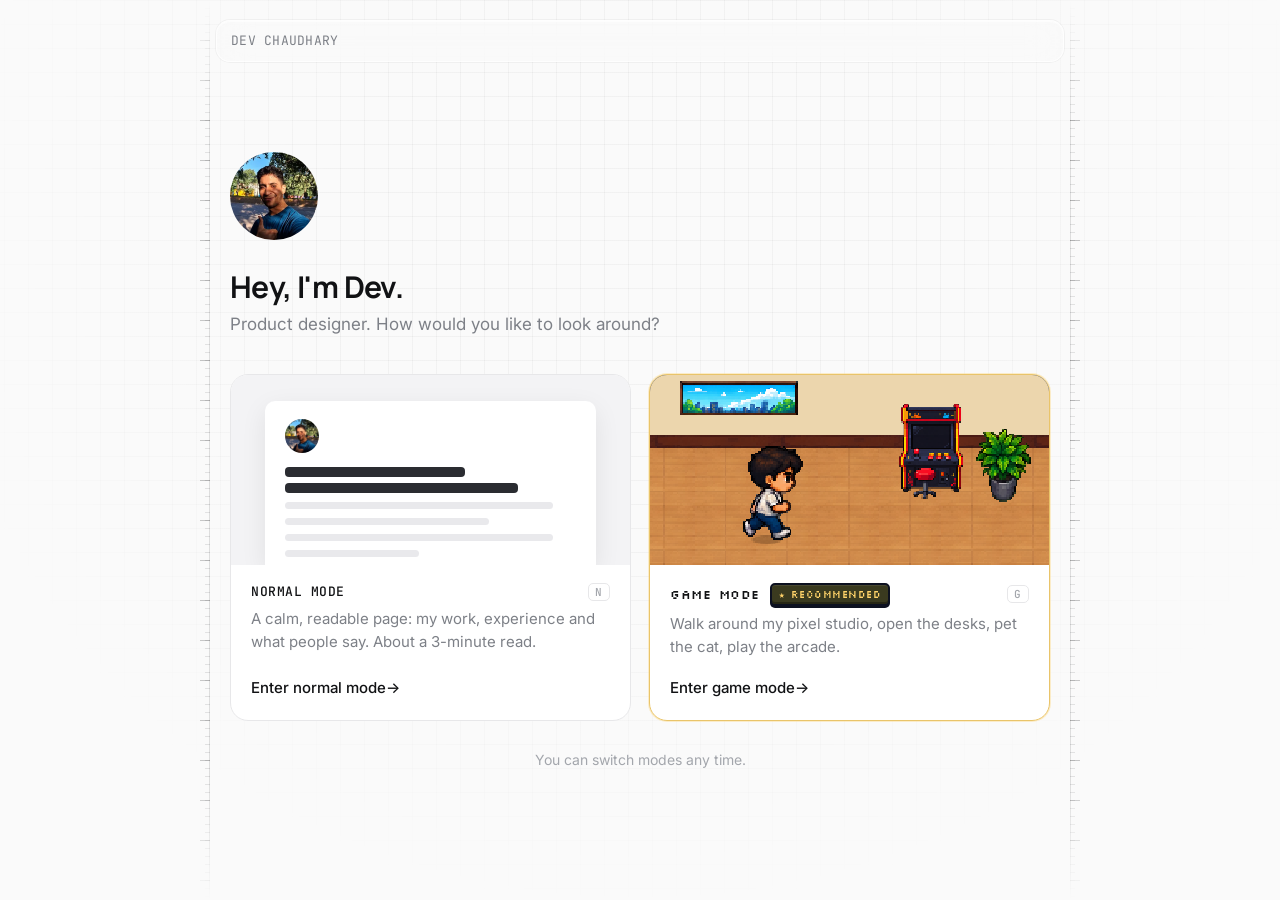
<file: index.html>
<!doctype html>
<html lang="en">
<head>
  <meta charset="utf-8">
  <meta name="viewport" content="width=device-width, initial-scale=1, viewport-fit=cover">
  <title>Dev Chaudhary</title>
  <meta name="description" content="Dev Chaudhary, product designer. Read the portfolio, or walk around my pixel studio.">
  <link rel="icon" href="favicon.ico" sizes="any">
  <link rel="icon" type="image/png" sizes="32x32" href="assets/favicon/favicon-32.png">
  <link rel="apple-touch-icon" href="assets/favicon/apple-touch-icon.png">
  <meta name="theme-color" content="#fafafa">
  <link rel="preconnect" href="https://fonts.googleapis.com">
  <link rel="preconnect" href="https://fonts.gstatic.com" crossorigin>
  <link href="https://fonts.googleapis.com/css2?family=Inter:wght@400;500&family=JetBrains+Mono:wght@500&family=Manrope:wght@600;700&family=Silkscreen&display=swap" rel="stylesheet">
  <link rel="stylesheet" href="css/normal.css">
  <style>
    /* normal.css is dark; the landing page stays light */
    :root {
      color-scheme: light;
      --bg: #fafafa; --surface: #ffffff; --placeholder: #e9e9ec; --ink: #111214; --text: #3d3f44;
      --muted: #7d8087; --faint: #a3a6ac; --line: #e7e7e9; --label: #8a8c91; --accent: #111214;
      --rule: rgba(17, 18, 20, .12); --tick: rgba(17, 18, 20, .22); --tick-soft: rgba(17, 18, 20, .10); --grid: rgba(17, 18, 20, .035);
    }
    .top { background: rgba(250, 250, 250, .55); border-color: rgba(255, 255, 255, .7); box-shadow: 0 1px 0 rgba(255,255,255,.6) inset, 0 0 0 1px rgba(17,18,20,.04); }
    /* faint grid behind the landing page */
    body::before {
      content: ''; position: fixed; inset: 0; z-index: -1; pointer-events: none;
      background-image: linear-gradient(var(--grid) 1px, transparent 1px), linear-gradient(90deg, var(--grid) 1px, transparent 1px);
      background-size: 24px 24px; background-position: center top;
      -webkit-mask-image: radial-gradient(ellipse 70% 90% at 50% 30%, #000 35%, transparent 80%);
      mask-image: radial-gradient(ellipse 70% 90% at 50% 30%, #000 35%, transparent 80%);
    }
    .choose { min-height: 100vh; min-height: 100dvh; display: flex; flex-direction: column; }
    .choose .page { flex: 1; display: flex; flex-direction: column; width: 100%; max-width: 860px; }
    .welcome { margin: auto 0; padding: 48px 0 24px; }
    .welcome .avatar { width: 88px; height: 88px; border-radius: 50%; }
    .welcome h1 { font-family: var(--head); font-weight: 700; font-size: 30px; letter-spacing: -.02em; color: var(--ink); margin: 28px 0 6px; line-height: 1.25; }
    .welcome .sub { color: var(--muted); margin: 0 0 36px; font-size: 17px; }
    .modes-grid { display: grid; grid-template-columns: 1fr 1fr; gap: 18px; }
    .mode {
      display: flex; flex-direction: column; text-decoration: none; border-radius: 18px; overflow: hidden;
      border: 1px solid var(--line); background: var(--surface); transition: transform .25s ease, box-shadow .25s ease, border-color .25s;
    }
    .mode:hover, .mode:focus-visible { transform: translateY(-3px); box-shadow: 0 18px 40px rgba(17,18,20,.10); border-color: #d8d9dc; outline: none; }
    .mode .art { height: 190px; position: relative; overflow: hidden; }
    .mode .info { padding: 18px 20px 20px; display: flex; flex-direction: column; gap: 6px; flex: 1; }
    .mode h2 { margin: 0; font: 500 13px var(--mono); letter-spacing: .04em; color: var(--ink); display: flex; justify-content: space-between; align-items: center; }
    .mode h2 kbd { font: 500 11px var(--mono); color: var(--faint); border: 1px solid var(--line); border-radius: 5px; padding: 1px 6px; }
    .mode p { margin: 0; color: var(--muted); font-size: 15px; }
    .mode .go { margin-top: auto; padding-top: 12px; color: var(--ink); font-size: 15px; font-weight: 500; }
    .mode .go::after { content: ' →'; display: inline-block; transition: transform .2s; }
    .mode:hover .go::after { transform: translateX(4px); }

    /* normal mode preview: a tiny calm page */
    .art.calm { background: #f3f3f5; padding: 26px 34px 0; }
    .mini { background: #fff; border-radius: 10px 10px 0 0; height: 100%; padding: 18px 20px; box-shadow: 0 8px 26px rgba(17,18,20,.08); }
    .mini img { width: 34px; height: 34px; border-radius: 50%; object-fit: cover; object-position: 50% 42%; }
    .mini i { display: block; height: 7px; border-radius: 4px; background: #e9e9ec; margin-top: 9px; }
    .mini i.h { height: 10px; width: 62%; background: #2a2c31; margin-top: 14px; }
    .mini i.h2 { height: 10px; width: 80%; background: #2a2c31; margin-top: 6px; }
    .mini i.w9 { width: 92%; } .mini i.w7 { width: 70%; } .mini i.w5 { width: 46%; }

    /* game mode preview: the pixel studio */
    .art.game { background: #161b2e; }
    .art.game canvas { width: 100%; height: 100%; image-rendering: pixelated; display: block; }
    .mode.gamecard h2 { font-family: 'Silkscreen', var(--mono); }
    /* "Recommended" tag in the game's pixel style (gold on navy, chunky shadow) */
    .mode h2 .title { display: inline-flex; align-items: center; gap: 10px; flex-wrap: wrap; }
    .rec {
      display: inline-block; font: 400 10px 'Silkscreen', var(--mono); letter-spacing: .5px; color: #ffd36a;
      background: #3a3a1f; border: 2px solid #0d1120; border-radius: 5px; padding: 3px 7px;
      box-shadow: inset 0 -2px 0 rgba(0,0,0,.35), inset 0 1px 0 rgba(255,255,255,.08), 0 2px 0 #0d1120;
      animation: rec-bob 2.4s ease-in-out infinite;
    }
    @keyframes rec-bob { 50% { transform: translateY(-2px); } }
    @media (prefers-reduced-motion: reduce) { .rec { animation: none; } }
    .mode.gamecard { border-color: #e9c46a; box-shadow: 0 0 0 1px #ffd36a55; }

    .note { text-align: center; color: var(--faint); font-size: 14px; margin: 28px 0 0; }
    @media (max-width: 640px) {
      .modes-grid { grid-template-columns: 1fr; }
      .welcome { padding-top: 36px; }
      .welcome h1 { font-size: 24px; }
      .mode .art { height: 150px; }
      .mode h2 kbd { display: none; }
    }
  </style>
</head>
<body class="choose">
  <div class="page">
    <header class="top">
      <span class="brand">DEV CHAUDHARY</span>
    </header>

    <main class="welcome">
      <img class="avatar reveal in" src="assets/media/dev-avatar.webp" alt="Dev Chaudhary" width="88" height="88">
      <h1>Hey, I'm Dev.</h1>
      <p class="sub">Product designer. How would you like to look around?</p>

      <div class="modes-grid">
        <a class="mode" href="normal.html" id="go-normal">
          <div class="art calm" aria-hidden="true">
            <div class="mini">
              <img src="assets/media/dev-avatar.webp" alt="">
              <i class="h"></i><i class="h2"></i>
              <i class="w9"></i><i class="w7"></i><i class="w9"></i><i class="w5"></i>
            </div>
          </div>
          <div class="info">
            <h2>NORMAL MODE <kbd>N</kbd></h2>
            <p>A calm, readable page: my work, experience and what people say. About a 3-minute read.</p>
            <span class="go">Enter normal mode</span>
          </div>
        </a>

        <a class="mode gamecard" href="game.html" id="go-game">
          <div class="art game"><canvas id="preview" width="240" height="120" aria-hidden="true"></canvas></div>
          <div class="info">
            <h2><span class="title">GAME MODE <span class="rec">★ Recommended</span></span> <kbd>G</kbd></h2>
            <p>Walk around my pixel studio, open the desks, pet the cat, play the arcade.</p>
            <span class="go">Enter game mode</span>
          </div>
        </a>
      </div>
      <p class="note">You can switch modes any time.</p>
    </main>
  </div>

  <script src="assets/sprites.js"></script>
  <script>
    // keyboard shortcuts: N = normal, G = game
    addEventListener('keydown', e => {
      if (e.metaKey || e.ctrlKey || e.altKey) return;
      const k = e.key.toLowerCase();
      if (k === 'n') location.href = 'normal.html';
      if (k === 'g') location.href = 'game.html';
    });

    // game card preview: the hero walking back and forth across the studio floor
    (() => {
      const S = window.SPRITES, cvs = document.getElementById('preview');
      if (!S || !cvs) return;
      const ctx = cvs.getContext('2d'), W = cvs.width, H = cvs.height;
      const sheet = new Image();
      sheet.src = 'assets/sprites.png';
      const still = matchMedia('(prefers-reduced-motion: reduce)').matches;
      const draw = (name, x, y, sc) => { const s = S[name]; if (s) ctx.drawImage(sheet, s.x, s.y, s.w, s.h, x, y, s.w * sc, s.h * sc); };
      let x = 40, dir = 1, t = 0, last = performance.now();
      function frame(now) {
        const dt = Math.min(0.05, (now - last) / 1000); last = now; t += dt;
        ctx.imageSmoothingEnabled = false;
        // wall + baseboard + plank floor, all from the studio tileset
        ctx.fillStyle = '#ecd6ad'; ctx.fillRect(0, 0, W, 44);
        for (let bx = 0; bx < W; bx += S.baseboard.w * 0.5) draw('baseboard', bx, 38, 0.5);
        for (let fy = 46; fy < H; fy += S.floor.h * 0.5) for (let fx = -10; fx < W; fx += S.floor.w * 0.5) draw('floor', fx, fy, 0.5);
        draw('window_wide', 18, 4, 0.22);
        draw('plant_a', 196, 34, 0.4);
        draw('arcade', 150, 18, 0.32);
        if (!still) { x += dir * 26 * dt; if (x > 132) dir = -1; if (x < 20) dir = 1; }
        const f = still ? 'hero_idle_down' : `hero_walk_${dir > 0 ? 'right' : 'left'}_${1 + Math.floor(t * 8) % 4}`;
        const s = S[f], sc = 0.42;
        ctx.fillStyle = 'rgba(30,15,5,.25)'; ctx.beginPath(); ctx.ellipse(x, 104, 9, 3, 0, 0, 7); ctx.fill();
        draw(f, Math.round(x - s.ax * sc), Math.round(104 - s.ay * sc), sc);
        if (!still) requestAnimationFrame(frame);
      }
      sheet.onload = () => requestAnimationFrame(frame);
    })();
  </script>
</body>
</html>
</file>
<file: css/normal.css>
/* Normal mode: a calm, single-column portfolio page. Dark only.
   The landing page shares this file and sets its own light tokens in index.html. */
:root {
  color-scheme: dark;
  --bg: #090909;
  --surface: #131315;
  --placeholder: #1a1a1d;              /* behind images and videos while they load */
  --ink: #f2f2f3;
  --text: #b6b8be;
  --muted: #8d9097;
  --faint: #797c84;
  --line: #242428;
  --label: #8d9097;
  --accent: #f2f2f3;
  --head: 'Manrope', 'Inter', system-ui, sans-serif;
  --pixel-head: 'Pixelify Sans', 'Silkscreen', monospace; /* the game's heading font */
  --body: 'Inter', system-ui, -apple-system, 'Segoe UI', sans-serif;
  --mono: 'JetBrains Mono', ui-monospace, 'SFMono-Regular', Menlo, monospace;
  --radius: 14px;
  --rule: rgba(255, 255, 255, .10);       /* ruler + guide lines */
  --tick: rgba(255, 255, 255, .20);
  --tick-soft: rgba(255, 255, 255, .09);
}

* { box-sizing: border-box; }
html { -webkit-text-size-adjust: 100%; scroll-behavior: smooth; }
body {
  margin: 0; background: var(--bg); color: var(--text);
  overflow-x: clip; /* 100vw strips include the scrollbar; don't let them scroll sideways */
  font-family: var(--body); font-size: 16px; line-height: 1.55;
  -webkit-font-smoothing: antialiased;
}
img, video { display: block; max-width: 100%; }
a { color: inherit; }
::selection { background: #ffe58a; color: #111214; }

.page { max-width: 680px; margin: 0 auto; padding: 20px 20px 64px; position: relative; }

/* ── design canvas: rulers framing the column (desktop) ── */
.page::before, .page::after {
  content: ''; position: absolute; top: 0; bottom: 0; width: 12px; pointer-events: none;
  -webkit-mask-image: linear-gradient(transparent, #000 120px, #000 calc(100% - 120px), transparent);
  mask-image: linear-gradient(transparent, #000 120px, #000 calc(100% - 120px), transparent);
}
/* left ruler: line on its right edge, ticks pointing out (long every 40px, short every 8px) */
.page::before {
  left: -12px;
  background:
    linear-gradient(var(--rule), var(--rule)) right top / 1px 100% no-repeat,
    repeating-linear-gradient(to bottom, var(--tick) 0 1px, transparent 1px 40px) right top / 10px 100% no-repeat,
    repeating-linear-gradient(to bottom, var(--tick-soft) 0 1px, transparent 1px 8px) right top / 5px 100% no-repeat;
}
.page::after {
  right: -12px;
  background:
    linear-gradient(var(--rule), var(--rule)) left top / 1px 100% no-repeat,
    repeating-linear-gradient(to bottom, var(--tick) 0 1px, transparent 1px 40px) left top / 10px 100% no-repeat,
    repeating-linear-gradient(to bottom, var(--tick-soft) 0 1px, transparent 1px 8px) left top / 5px 100% no-repeat;
}
/* where a section starts: crosshairs on both guides + a section number */
main { counter-reset: sec; }
section { position: relative; counter-increment: sec; }
section::before, section::after {
  content: ''; position: absolute; top: -1px; width: 11px; height: 11px; pointer-events: none;
  background: linear-gradient(var(--tick), var(--tick)) center / 11px 1px no-repeat, linear-gradient(var(--tick), var(--tick)) center / 1px 11px no-repeat;
}
section::before { left: -26px; }
section::after { right: -26px; }
section .label::before {
  content: counter(sec, decimal-leading-zero); position: absolute; left: -68px; top: 0;
  font: 400 10px var(--px-font-head); color: var(--faint); letter-spacing: .04em;
}
@media (max-width: 860px) { section .label::before { display: none; } }
@media (max-width: 760px) { .page::before, .page::after, section::before, section::after { display: none; } }

/* header + mode switch */
.top {
  display: flex; justify-content: space-between; align-items: center; gap: 16px;
  /* sticky glass bar */
  position: sticky; top: 12px; z-index: 5; margin: 0 -14px; padding: 10px 10px 10px 14px; border-radius: 14px;
  background: rgba(20, 20, 22, .55); border: 1px solid rgba(255, 255, 255, .08);
  -webkit-backdrop-filter: blur(16px) saturate(170%); backdrop-filter: blur(16px) saturate(170%);
  box-shadow: 0 1px 0 rgba(255,255,255,.05) inset;
  transition: background .25s, box-shadow .25s, border-color .25s;
}
.top.scrolled {
  background: rgba(20, 20, 22, .72); border-color: rgba(255, 255, 255, .11);
  box-shadow: 0 1px 0 rgba(255,255,255,.06) inset, 0 10px 30px rgba(0,0,0,.45);
}
@supports not ((backdrop-filter: blur(1px)) or (-webkit-backdrop-filter: blur(1px))) {
  .top { background: rgba(20, 20, 22, .96); }
}
.brand { font-family: var(--mono); font-size: 13px; letter-spacing: .02em; color: var(--muted); text-decoration: none; }
.brand:hover { color: var(--ink); }
/* mode switch: built from the game's HUD pieces (pixel buttons, gold "on" state, hero sprite) */
.modes {
  display: inline-flex; gap: 4px; padding: 4px; border-radius: 8px;
  background: var(--px-deep); border: 3px solid var(--px-deep); box-shadow: 0 3px 0 var(--px-deep), 0 0 0 2px var(--px-wood);
  font-family: var(--px-font-head); font-size: 11px; letter-spacing: .5px;
}
.modes > * {
  display: inline-flex; align-items: center; gap: 6px; padding: 6px 10px; border-radius: 5px; white-space: nowrap;
  text-decoration: none; color: var(--px-muted); background: var(--px-panel-2);
  box-shadow: inset 0 -3px 0 rgba(0,0,0,.35), inset 0 2px 0 rgba(255,255,255,.08);
  transition: transform .08s, background .15s, color .15s;
}
.modes a { cursor: var(--px-cursor); }
.modes a:hover { background: #2e3a5e; color: var(--px-ink); }
.modes a:active { transform: translateY(2px); box-shadow: inset 0 -1px 0 rgba(0,0,0,.35); }
.modes .on { background: #3a3a1f; color: var(--px-gold); }
.modes i { font-style: normal; flex: none; }
.ico-page { font-size: 12px; }
/* the hero's head, cropped from the game's sprite sheet */
.ico-hero {
  width: 18px; height: 18px; border-radius: 3px; image-rendering: pixelated;
  background: url('../assets/media/normal/hero-head.png') center / 18px 18px no-repeat; /* cut from the sprite sheet: 3 KB instead of 2.5 MB */
}
.modes a:focus-visible { outline: 3px solid var(--px-gold); outline-offset: 2px; }

/* hero */
.hero { padding-top: 0; }
/* ASCII video as a profile-style cover banner; the photo overlaps its bottom edge */
.hero-ascii { width: calc(100% + 40px); max-width: none; margin: 0 -20px; height: auto; aspect-ratio: 2 / 1; object-fit: cover; object-position: 50% 40%; background: #000; }
.avatar { width: 116px; height: 116px; border-radius: 20px; object-fit: cover; background: var(--placeholder); }
.hero .avatar { border: 4px solid var(--bg); flex: none; }
.hero h1 { font-family: var(--head); font-weight: 700; font-size: 18px; line-height: 1.3; letter-spacing: -.02em; color: var(--ink); margin: 40px 0 0; }
.hero h1 span { display: block; }
.intro { margin-top: 32px; }
.intro p { margin: 0 0 18px; }
/* game-mode pieces on the calm page */
.hello { display: flex; align-items: flex-start; gap: 14px; position: relative; margin-top: -58px; padding-left: 20px; }
.ctas { display: flex; flex-wrap: wrap; gap: 12px; margin-top: 4px; }
.more-btn { margin-top: 20px; font-size: 12px; }
.foot .pixel-btn { border-bottom: 3px solid var(--px-deep); color: var(--px-ink); font-size: 12px; }
.card[data-open] { cursor: var(--px-cursor); transition: transform .25s ease, box-shadow .25s ease; }
.card[data-open]:hover { transform: translateY(-2px); box-shadow: 0 14px 34px rgba(0,0,0,.5); }
.card[data-open]:focus-visible { outline: 3px solid var(--px-gold); outline-offset: 3px; }
.card-meta { display: flex; justify-content: space-between; align-items: center; gap: 12px; margin-top: 8px; }
.card-meta span { color: var(--muted); font-size: 14px; }
.card-meta .pixel-btn { font-size: 11px; padding: 6px 10px; flex: none; }
/* a near-black scrim so the pop-up's sheet lifts off the dark page */
#panel.modal { background: rgba(0,0,0,.72); backdrop-filter: blur(2px); }

/* sections */
/* hatched ruler strip between sections, the full width of the screen */
.sep {
  height: 28px; margin: 64px calc(50% - 50vw);
  border-block: 1px solid var(--line);
  background: repeating-linear-gradient(-45deg, rgba(255, 255, 255, .07) 0 1px, transparent 1px 6px);
}
.label { font-family: var(--px-font-head); font-size: 12px; letter-spacing: .06em; color: var(--label); margin: 0 0 22px; font-weight: 400; }
.lede { margin: 0 0 22px; }

/* list rows (experience, contact) */
.rows { list-style: none; margin: 0; padding: 0; }
.row { display: grid; grid-template-columns: minmax(150px, 1.1fr) 1.6fr auto; align-items: center; gap: 16px; padding: 13px 0; border-bottom: 1px solid var(--line); }
.row .who { display: flex; align-items: center; gap: 12px; color: var(--ink); min-width: 0; }
.row .who b { font-weight: 500; white-space: nowrap; overflow: hidden; text-overflow: ellipsis; }
.row .what { color: var(--muted); }
.row .when { color: var(--muted); font-variant-numeric: tabular-nums; }
a.row { text-decoration: none; transition: background .2s; }
a.row:hover .who b { text-decoration: underline; text-underline-offset: 3px; }
a.row .when { color: var(--faint); }
.logo { width: 20px; height: 20px; border-radius: 5px; flex: none; object-fit: contain; }
/* Framer's mark is pure black: flip it so it shows on the dark page */
img[src*="framer.com"] { filter: invert(1); }
.badge { width: 20px; height: 20px; border-radius: 5px; flex: none; display: grid; place-items: center; font: 600 10px var(--body); color: #fff; background: #4b4f58; }

/* recent work */
.work { display: grid; gap: 44px; }
.card { border-radius: var(--radius); overflow: hidden; background: var(--surface); display: grid; place-items: center; padding: 26px; }
.card video { width: 100%; height: auto; aspect-ratio: 16 / 9; object-fit: cover; border-radius: 8px; box-shadow: 0 12px 30px rgba(0,0,0,.45); background: var(--placeholder); }
.card.screens { aspect-ratio: 16 / 10; }
.card.screens { padding: 22px 0; place-items: stretch; }
.strip { display: flex; gap: 14px; overflow-x: auto; padding: 0 22px; scroll-snap-type: x mandatory; scrollbar-width: none; align-items: center; }
.strip::-webkit-scrollbar { display: none; }
.strip img { height: 100%; max-height: 100%; width: auto; border-radius: 12px; scroll-snap-align: center; box-shadow: 0 10px 24px rgba(0,0,0,.45); flex: none; background: var(--placeholder); }
.caption { margin: 12px 0 0; color: var(--ink); font-family: var(--pixel-head); font-weight: 600; font-size: 16px; text-transform: uppercase; letter-spacing: .03em; }

/* stats row (running, case studies) */
.stats { display: grid; grid-template-columns: repeat(4, 1fr); gap: 18px; margin: 4px 0 0; }
.stats.three { grid-template-columns: repeat(3, 1fr); }
.stat b { display: block; color: var(--ink); font-weight: 500; font-size: 16px; }
.stat b i { font-style: normal; margin-right: 6px; }
.stat small { color: var(--muted); font-size: 14px; }

/* GitHub calendar (GitHub's dark-theme greens) */
.gh .stats { margin-bottom: 26px; }
.gh-note { color: var(--muted); margin: 0; padding: 26px 0; }
.gh-cal { overflow-x: auto; padding: 14px 14px 10px; background: var(--surface); border: 1px solid var(--line); border-radius: 12px; }
.gh-months, .gh-grid { display: grid; grid-auto-flow: column; grid-auto-columns: minmax(9px, 1fr); gap: 3px; min-width: 560px; }
.gh-months { grid-template-rows: auto; margin-bottom: 6px; }
.gh-months span { font: 400 10px var(--px-font-head); color: var(--faint); white-space: nowrap; grid-row: 1; }
.gh-grid { grid-template-rows: repeat(7, auto); }
.gh-grid i { aspect-ratio: 1; border-radius: 2px; background: #1b1f24; outline: 1px solid rgba(255,255,255,.04); outline-offset: -1px; }
.gh-grid i.pad { background: transparent; outline: 0; }
.gh-grid .l1, .gh-legend .l1 { background: #0e4429; }
.gh-grid .l2, .gh-legend .l2 { background: #006d32; }
.gh-grid .l3, .gh-legend .l3 { background: #26a641; }
.gh-grid .l4, .gh-legend .l4 { background: #39d353; }
.gh-grid i:not(.pad):hover { outline: 2px solid var(--ink); outline-offset: 0; }
.gh-legend { display: flex; align-items: center; justify-content: flex-end; gap: 3px; margin-top: 8px; font-size: 12px; color: var(--muted); }
.gh-legend i { width: 10px; height: 10px; border-radius: 2px; background: #1b1f24; }
.gh-legend i:first-of-type { margin-left: 4px; } .gh-legend i:last-of-type { margin-right: 4px; }

/* photos pair */
.photos { display: grid; grid-template-columns: 1fr 1fr; gap: 14px; margin-top: 28px; }
.photos figure { margin: 0; }
.photos img { width: 100%; aspect-ratio: 3 / 4; object-fit: cover; border-radius: 12px; background: var(--placeholder); }
.photos figcaption { margin-top: 8px; font-size: 14px; color: var(--muted); }

/* motion grid (masonry) */
.motion { columns: 2; column-gap: 14px; }
.motion video { width: 100%; border-radius: 12px; margin-bottom: 14px; break-inside: avoid; background: var(--placeholder); }

/* kind words */
.quotes { columns: 2; column-gap: 14px; }
.quote { break-inside: avoid; margin: 0 0 14px; background: var(--surface); border: 1px solid var(--line); border-radius: 12px; padding: 16px 16px 14px; }
.quote header { display: flex; gap: 10px; align-items: center; margin-bottom: 10px; }
.quote .initials { width: 34px; height: 34px; border-radius: 50%; display: grid; place-items: center; font: 600 13px var(--body); color: #fff; flex: none; }
.quote b { display: block; color: var(--ink); font-family: var(--pixel-head); font-weight: 600; font-size: 14px; line-height: 1.3; text-transform: uppercase; letter-spacing: .03em; }
.quote small { color: var(--muted); font-size: 13px; line-height: 1.3; display: block; }
.quote p { margin: 0 0 10px; font-size: 14.5px; white-space: pre-line; }
.quote p:last-child { margin-bottom: 0; }

/* tools grid (like a brands wall) */
.tools { display: grid; grid-template-columns: repeat(4, 1fr); gap: 10px; }
.tool { height: 64px; border: 1px solid var(--line); background: var(--surface); border-radius: 8px; display: flex; align-items: center; justify-content: center; gap: 9px; color: var(--ink); font-size: 14px; font-weight: 500; transition: border-color .2s, transform .2s; }
.tool:hover { border-color: #3d3d43; transform: translateY(-1px); }
.tool img { width: 20px; height: 20px; border-radius: 4px; }
.practice { margin-top: 18px; color: var(--muted); font-size: 15px; }

/* footer */
.foot { display: flex; justify-content: space-between; gap: 12px; flex-wrap: wrap; font-size: 14px; color: var(--muted); }
.foot p { margin: 0; }
.foot a { color: var(--ink); text-decoration: none; border-bottom: 1px solid var(--faint); }

/* swarm build: named cursors draw each section as it scrolls in (js/swarm.js) */
.swarm main :is(section, .hero).reveal:not(.sw-go):not(.built) > * { opacity: 0; }
.swarm main :is(section, .hero).reveal:not(.built) .sw-t:not(.sw-on) { opacity: 0; }
.sw-on { animation: sw-in .45s ease backwards; }
@keyframes sw-in { from { opacity: 0; } }
.sw-layer { position: absolute; top: 0; left: 0; width: 0; height: 0; z-index: 4; pointer-events: none; }
.sw-cur { position: absolute; top: 0; left: 0; will-change: transform; transition: opacity .5s; }
.sw-cur svg { display: block; margin: -1px 0 0 -1px; fill: var(--c); stroke: #fff; stroke-width: 1.2; stroke-linejoin: round; filter: drop-shadow(0 1px 2px rgba(0, 0, 0, .5)); transform-origin: 1px 1px; transition: transform .1s; }
.sw-cur.down svg { transform: scale(.85); }
.sw-cur span { position: absolute; left: 14px; top: 18px; background: var(--c); color: #fff; font: 600 11px/1 var(--body); padding: 4px 7px; border-radius: 3px 9px 9px 9px; white-space: nowrap; }
.sw-cur.gone { opacity: 0; }
.sw-sel { position: absolute; top: 0; left: 0; border: 1px solid var(--c); background: color-mix(in srgb, var(--c) 10%, transparent); transition: opacity .45s; }
.sw-sel i { position: absolute; left: 50%; top: 100%; transform: translate(-50%, 6px); background: var(--c); color: #fff; font: 500 10px/1 var(--mono); font-style: normal; padding: 3px 5px; border-radius: 3px; white-space: nowrap; }
.sw-sel.done { opacity: 0; }
.sw-caret { display: inline-block; width: 1.5px; height: 1em; background: var(--ink); vertical-align: -2px; margin-left: 1px; animation: sw-blink .8s steps(1) infinite; }
@keyframes sw-blink { 50% { opacity: 0; } }

/* gentle reveal on scroll */
.reveal { opacity: 0; transform: translateY(14px); transition: opacity .7s ease, transform .7s ease; }
.reveal.in { opacity: 1; transform: none; }
@media (prefers-reduced-motion: reduce) {
  html { scroll-behavior: auto; }
  .reveal { opacity: 1; transform: none; transition: none; }
}

a:focus-visible, .strip:focus-visible { outline: 2px solid var(--ink); outline-offset: 3px; border-radius: 4px; }

@media (max-width: 600px) {
  .page { padding: 12px 16px 48px; }
  .top { top: 8px; margin: 0 -8px; padding: 8px 8px 8px 10px; gap: 8px; }
  .brand { font-size: 11px; }
  .hero { padding-top: 0; }
  .hero-ascii { width: calc(100% + 32px); margin: 0 -16px; }
  .avatar { width: 96px; height: 96px; }
  .hero h1 { margin-top: 30px; }
  .sep { margin-block: 48px; }
  .row { grid-template-columns: 1fr auto; gap: 4px 12px; }
  .row .what { grid-column: 1 / -1; grid-row: 2; padding-left: 32px; font-size: 14px; }
  .row .when { grid-row: 1; grid-column: 2; }
  .card { padding: 14px; }
  .card.screens { aspect-ratio: 4 / 3; }
  .card.screens { padding: 14px 0; }
  .strip { padding: 0 14px; }
  .stats { grid-template-columns: 1fr 1fr; gap: 16px; }
  .stats.three { grid-template-columns: 1fr 1fr 1fr; }
  .motion, .quotes { columns: 1; }
  .tools { grid-template-columns: repeat(2, 1fr); }
  .modes > * { padding: 6px 8px; }
  .hello { margin-top: -42px; padding-left: 14px; }
  .hello .avatar { width: 84px; height: 84px; }
  .card-meta span { display: none; }
}
</file>
